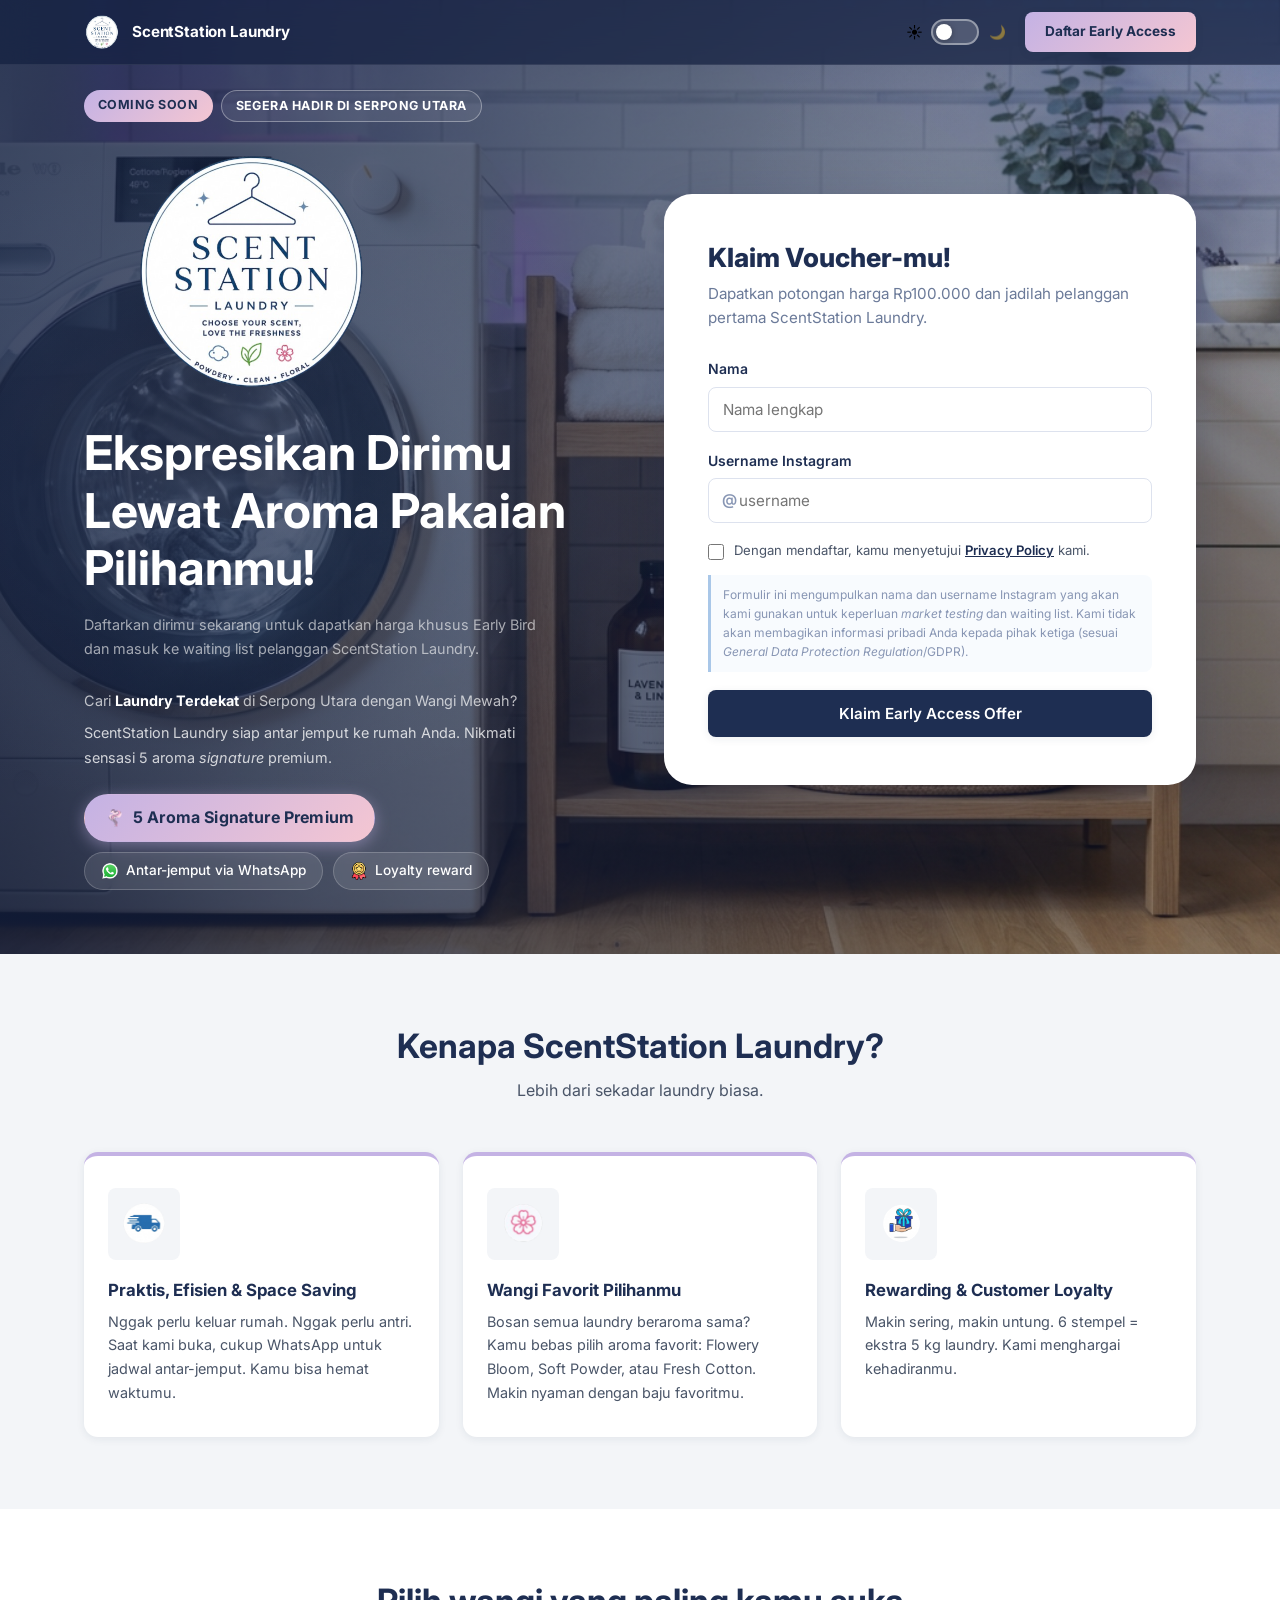
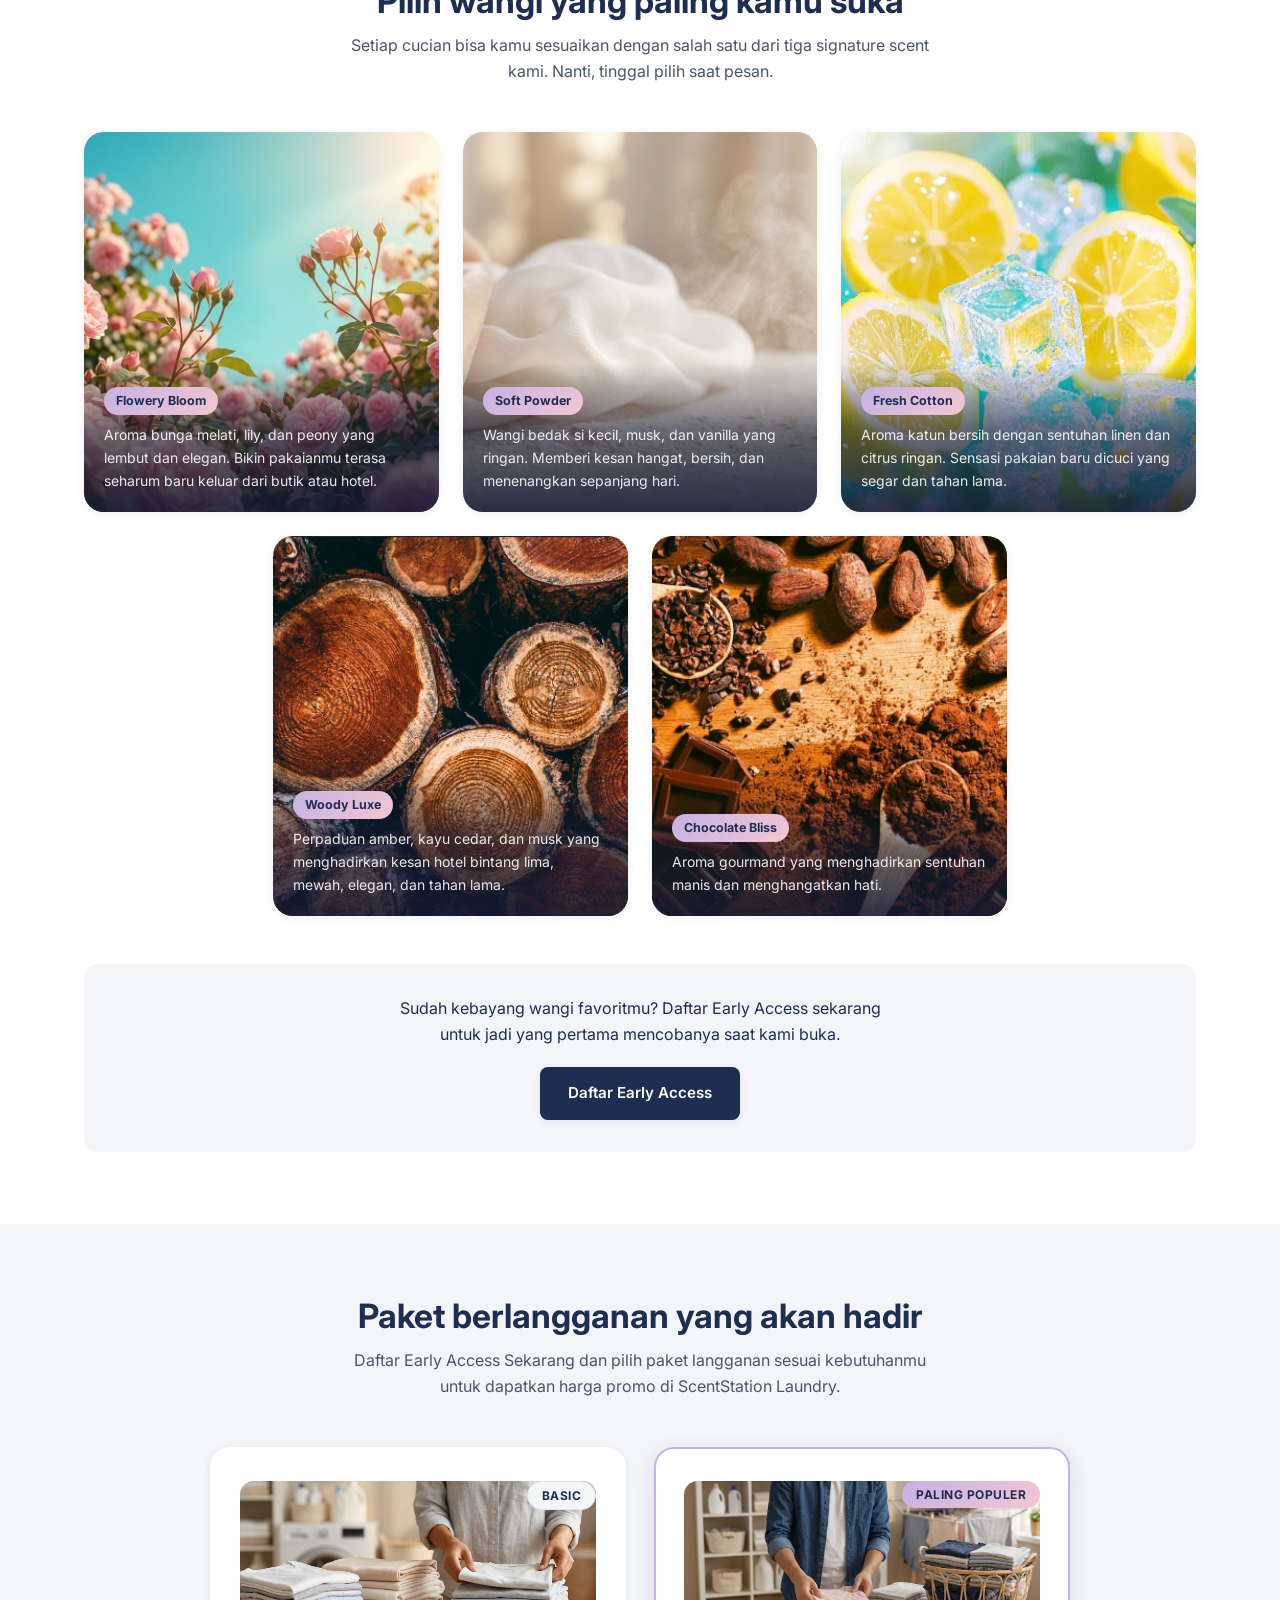
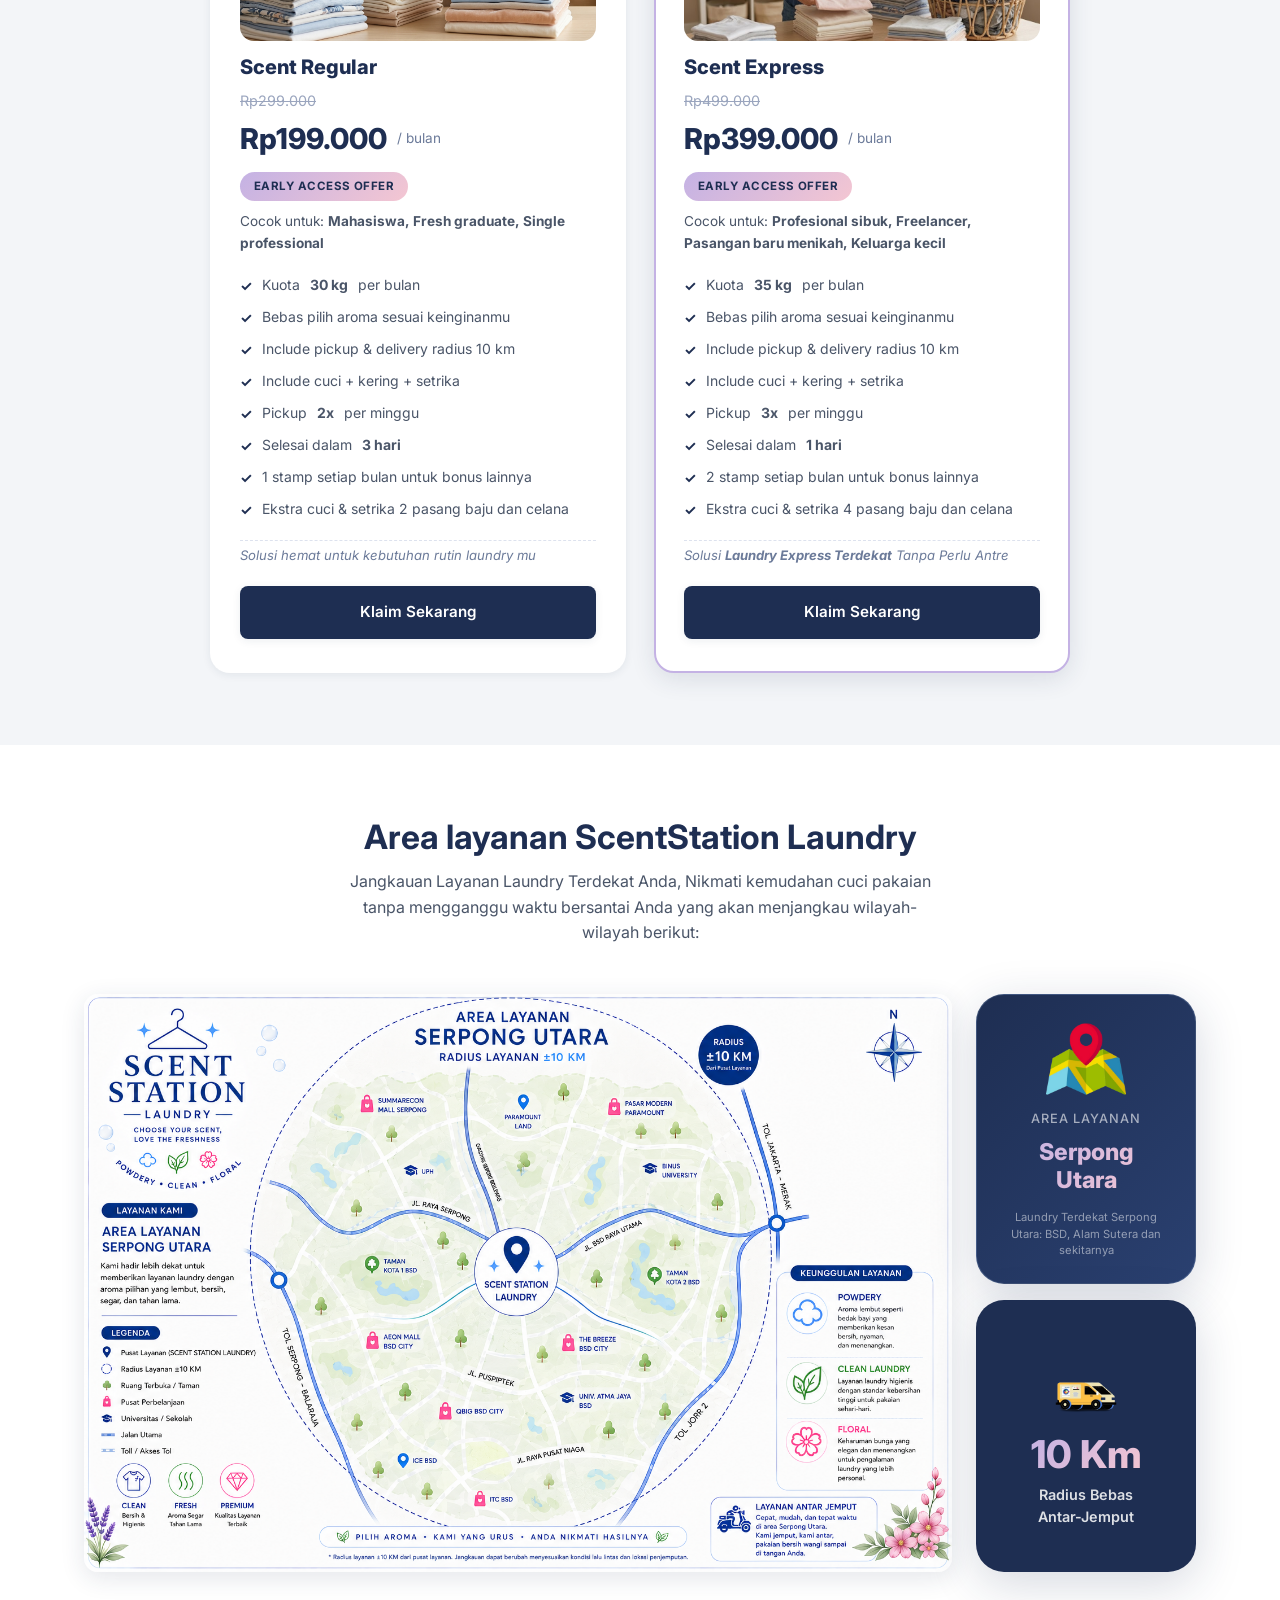
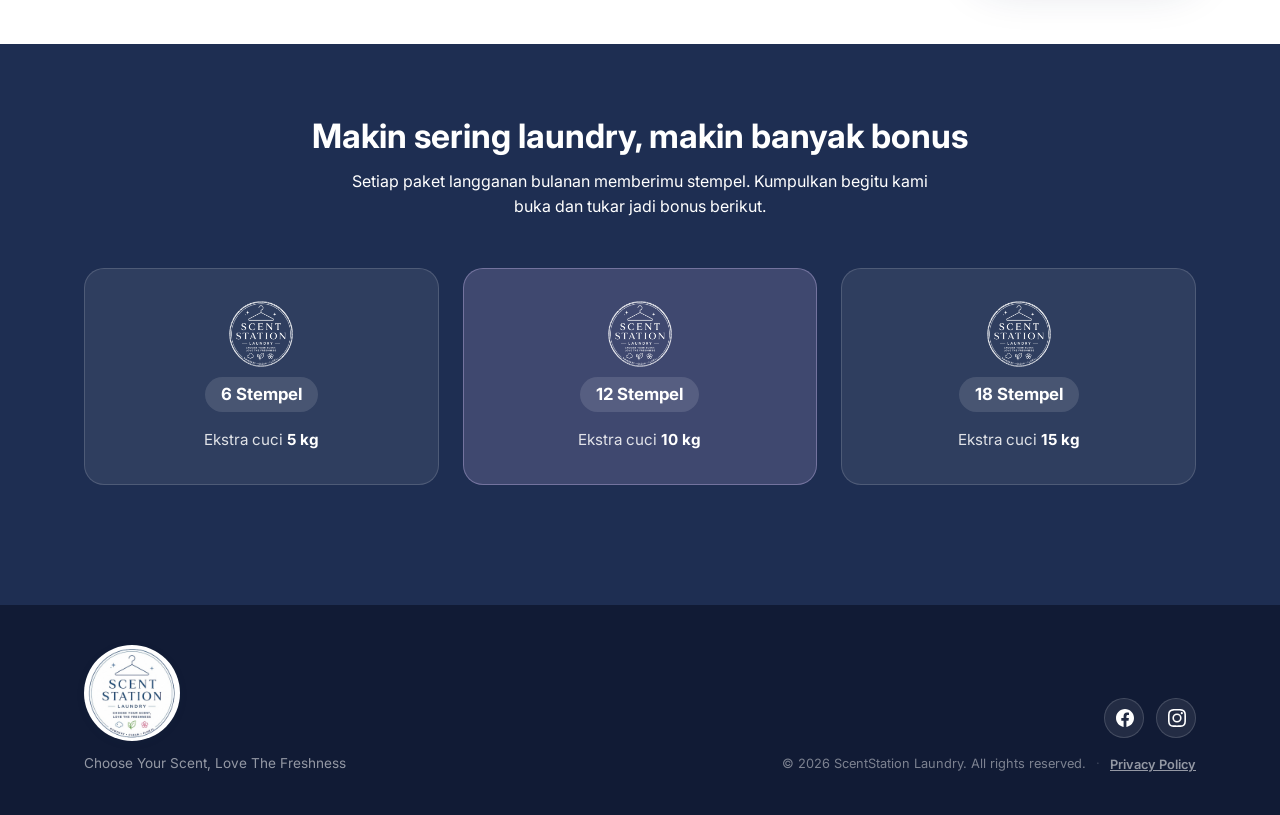
<file: index.html>
<!DOCTYPE html>
<html lang="id">

<head>
  <meta charset="UTF-8" />
  <meta name="viewport" content="width=device-width, initial-scale=1.0" />
  <title>ScentStation Laundry – Coming Soon</title>
  <meta name="description"
    content="ScentStation Laundry – Layanan laundry antar-jemput dengan personalisasi aroma. Segera hadir di Alam Sutera, Gading Serpong, dan BSD." />
  <link rel="icon" type="image/png" href="Assets/Favicon_SSL.png" />

  <meta name="facebook-domain-verification" content="gn1rxhuaco2qdru49aqig0e1wasr72" />

  <!-- Preconnect for fonts -->
  <link rel="preconnect" href="https://fonts.googleapis.com" />
  <link rel="preconnect" href="https://fonts.gstatic.com" crossorigin />

  <!-- Preload hero background image (LCP resource) -->
  <link rel="preload" as="image" href="Assets/hero-bg.jpg" />

  <!-- Load Google Fonts async to avoid render blocking (only weights actually used) -->
  <link rel="preload" as="style"
    href="https://fonts.googleapis.com/css2?family=Inter:wght@400;500;600;700;800&display=swap" />
  <link rel="stylesheet" href="https://fonts.googleapis.com/css2?family=Inter:wght@400;500;600;700;800&display=swap"
    media="print" onload="this.media='all'" />
  <noscript>
    <link rel="stylesheet"
      href="https://fonts.googleapis.com/css2?family=Inter:wght@400;500;600;700;800&display=swap" />
  </noscript>

  <link rel="stylesheet" href="style.css" />

  <!-- Google tag (gtag.js) -->
  <script async src="https://www.googletagmanager.com/gtag/js?id=G-CTFJGKZ987"></script>
  <script>
    window.dataLayer = window.dataLayer || [];
    function gtag(){dataLayer.push(arguments);}
    gtag('js', new Date());
    gtag('config', 'G-CTFJGKZ987');
  </script>

  <!-- Meta Pixel Code -->
  <script>
  !function(f,b,e,v,n,t,s)
  {if(f.fbq)return;n=f.fbq=function(){n.callMethod?
  n.callMethod.apply(n,arguments):n.queue.push(arguments)};
  if(!f._fbq)f._fbq=n;n.push=n;n.loaded=!0;n.version='2.0';
  n.queue=[];t=b.createElement(e);t.async=!0;
  t.src=v;s=b.getElementsByTagName(e)[0];
  s.parentNode.insertBefore(t,s)}(window, document,'script',
  'https://connect.facebook.net/en_US/fbevents.js');
  fbq('init', '988923817155134');
  fbq('track', 'PageView');
  </script>
  <noscript><img height="1" width="1" style="display:none"
  src="https://www.facebook.com/tr?id=988923817155134&ev=PageView&noscript=1"
  /></noscript>
  <!-- End Meta Pixel Code -->

  <!-- Google Tag Manager -->
  <script>(function(w,d,s,l,i){w[l]=w[l]||[];w[l].push({'gtm.start':
  new Date().getTime(),event:'gtm.js'});var f=d.getElementsByTagName(s)[0],
  j=d.createElement(s),dl=l!='dataLayer'?'&l='+l:'';j.async=true;j.src=
  'https://www.googletagmanager.com/gtm.js?id='+i+dl;f.parentNode.insertBefore(j,f);
  })(window,document,'script','dataLayer','GTM-MBFFF9TH');</script>
  <!-- End Google Tag Manager -->
</head>

<body>

  <!-- Google Tag Manager (noscript) -->
  <noscript><iframe src="https://www.googletagmanager.com/ns.html?id=GTM-MBFFF9TH"
  height="0" width="0" style="display:none;visibility:hidden"></iframe></noscript>
  <!-- End Google Tag Manager (noscript) -->

  <!-- =========================================
       NAVBAR
  ========================================== -->
  <nav class="navbar" id="navbar">
    <div class="navbar__inner">
      <a href="#hero" class="navbar__brand">
        <img src="Assets/Logo-SSL.png" alt="ScentStation Laundry" class="navbar__logo" width="72" height="36" />
        <span class="navbar__name">ScentStation Laundry</span>
      </a>
      <div class="navbar__right">
        <button class="theme-toggle" id="themeToggle" aria-label="Toggle dark/light mode" title="Toggle mode">
          <span class="theme-toggle__icon theme-toggle__icon--sun">☀️</span>
          <span class="theme-toggle__track">
            <span class="theme-toggle__thumb"></span>
          </span>
          <span class="theme-toggle__icon theme-toggle__icon--moon">🌙</span>
        </button>
        <a href="#hero" class="btn btn--primary navbar__cta" onclick="scrollToForm(event)">
          Daftar Early Access
        </a>
      </div>
    </div>
  </nav>

  <!-- =========================================
       HERO SECTION
  ========================================== -->
  <section class="hero" id="hero">
    <div class="hero__container">

      <!-- LEFT COLUMN -->
      <div class="hero__left">
        <div class="hero__brand-header">
          <div class="hero__badges">
            <span class="badge badge--coming-soon">Coming Soon</span>
            <span class="badge badge--location">Segera hadir di Serpong Utara</span>
          </div>

          <img src="Assets/Logo-SSL.png" alt="ScentStation Laundry Logo" class="hero__logo" width="280" height="140"
            fetchpriority="high" />
        </div>

        <h1 class="hero__headline">Ekspresikan Dirimu<br />Lewat Aroma Pakaian Pilihanmu!</h1>

        <p class="hero__subheadline hero__subheadline--secondary">
          Daftarkan dirimu sekarang untuk dapatkan harga khusus Early Bird
          dan masuk ke waiting list pelanggan ScentStation&nbsp;Laundry.
        </p>

        <p class="hero__seo-label">Cari <strong>Laundry Terdekat</strong> di Serpong Utara dengan Wangi Mewah?</p>

        <p class="hero__subheadline">
          ScentStation Laundry siap antar jemput ke rumah Anda. Nikmati sensasi 5 aroma <em>signature</em> premium.</p>

        <div class="hero__chips">
          <span class="chip chip--featured">
            <img src="Assets/scent-icon.png" alt="" class="chip__icon" width="18" height="18" />
            5 Aroma Signature Premium
          </span>
          <span class="chip">
            <img src="Assets/WhatsApp-icon.png" alt="" class="chip__icon" width="18" height="18" />
            Antar-jemput via WhatsApp
          </span>
          <span class="chip">
            <img src="Assets/rewardpin-icon.png" alt="" class="chip__icon" width="18" height="18" />
            Loyalty reward
          </span>
        </div>
      </div>

      <!-- RIGHT COLUMN – LEAD FORM -->
      <div class="hero__right">
        <div class="lead-form-card" id="lead-form-card">
          <h2 class="lead-form-card__title">Klaim Voucher-mu!</h2>
          <p class="lead-form-card__subtitle">Dapatkan potongan harga Rp100.000 dan jadilah pelanggan pertama
            ScentStation Laundry.</p>

          <form id="leadForm" novalidate>
            <div class="form-group">
              <label for="nama" class="form-label">Nama</label>
              <input type="text" id="nama" name="nama" class="form-input" placeholder="Nama lengkap" autocomplete="name"
                required />
              <span class="form-error" id="namaError">Nama wajib diisi.</span>
            </div>

            <div class="form-group">
              <label for="instagram" class="form-label">Username Instagram</label>
              <div class="input-instagram-wrap">
                <span class="input-instagram-prefix">@</span>
                <input type="text" id="instagram" name="instagram" class="form-input form-input--instagram"
                  placeholder="username" autocomplete="off" required />
              </div>
              <span class="form-error" id="instagramError">Username Instagram wajib diisi.</span>
            </div>

            <div class="form-checkbox-wrap">
              <input type="checkbox" id="privacyConsent" name="privacyConsent" class="form-checkbox" required />
              <label for="privacyConsent" class="form-checkbox-label">
                Dengan mendaftar, kamu menyetujui
                <button type="button" class="link-btn" id="openPrivacyPolicy">Privacy Policy</button>
                kami.
              </label>
            </div>
            <span class="form-error" id="consentError">Kamu perlu menyetujui Privacy Policy untuk melanjutkan.</span>

            <p class="form-gdpr">
              Formulir ini mengumpulkan nama dan username Instagram yang akan kami gunakan untuk keperluan <em>market testing</em> dan waiting list. Kami tidak akan membagikan informasi pribadi Anda kepada pihak ketiga (sesuai <em>General Data Protection Regulation</em>/GDPR).
            </p>

            <button type="submit" class="btn btn--primary btn--full" id="submitBtn">
              Klaim Early Access Offer
            </button>
          </form>
        </div>
      </div>
    </div>
  </section>

  <!-- =========================================
       SECTION: KENAPA SCENTSTATION
  ========================================== -->
  <section class="section section--light" id="kenapa">
    <div class="container">
      <div class="section-header">
        <h2 class="section-title">Kenapa ScentStation Laundry?</h2>
        <p class="section-sub">Lebih dari sekadar laundry biasa.</p>
      </div>

      <div class="cards-3">
        <!-- Card 1 -->
        <div class="value-card">
          <div class="value-card__icon-wrap">
            <img src="Assets/delivery-icon.png" alt="Pickup & Delivery" class="value-card__icon" width="42" height="42"
              loading="lazy" />
          </div>
          <h3 class="value-card__title">Praktis, Efisien &amp; Space Saving</h3>
          <p class="value-card__body">
            Nggak perlu keluar rumah. Nggak perlu antri. Saat kami buka, cukup WhatsApp untuk jadwal
            antar-jemput. Kamu bisa hemat waktumu.
          </p>
        </div>

        <!-- Card 2 -->
        <div class="value-card">
          <div class="value-card__icon-wrap">
            <img src="Assets/flower-icon.png" alt="Pilih Aroma" class="value-card__icon" width="42" height="42"
              loading="lazy" />
          </div>
          <h3 class="value-card__title">Wangi Favorit Pilihanmu</h3>
          <p class="value-card__body">
            Bosan semua laundry beraroma sama? Kamu bebas pilih aroma favorit: Flowery Bloom,
            Soft Powder, atau Fresh Cotton. Makin nyaman dengan baju favoritmu.
          </p>
        </div>

        <!-- Card 3 -->
        <div class="value-card">
          <div class="value-card__icon-wrap">
            <img src="Assets/reward-icon.png" alt="Loyalty Reward" class="value-card__icon" width="42" height="42"
              loading="lazy" />
          </div>
          <h3 class="value-card__title">Rewarding &amp; Customer Loyalty</h3>
          <p class="value-card__body">
            Makin sering, makin untung. 6 stempel = ekstra 5&nbsp;kg laundry. Kami menghargai kehadiranmu.
          </p>
        </div>
      </div>
    </div>
  </section>

  <!-- =========================================
       SECTION: PILIH AROMA
  ========================================== -->
  <section class="section section--white" id="aroma">
    <div class="container">
      <div class="section-header">
        <h2 class="section-title">Pilih wangi yang paling kamu suka</h2>
        <p class="section-sub">
          Setiap cucian bisa kamu sesuaikan dengan salah satu dari tiga signature scent kami.
          Nanti, tinggal pilih saat pesan.
        </p>
      </div>

      <div class="aroma-grid">
        <!-- Flowery Bloom -->
        <div class="aroma-card aroma-card--floral">
          <div class="aroma-card__visual">
            <img src="Assets/floral-illustration.png" alt="Flowery Bloom" class="aroma-card__img" loading="lazy" />
          </div>
          <div class="aroma-card__content">
            <span class="aroma-badge">Flowery Bloom</span>
            <p class="aroma-card__desc">
              Aroma bunga melati, lily, dan peony yang lembut dan elegan. Bikin pakaianmu terasa
              seharum baru keluar dari butik atau hotel.
            </p>
          </div>
        </div>

        <!-- Soft Powder -->
        <div class="aroma-card aroma-card--powder">
          <div class="aroma-card__visual">
            <img src="Assets/powdery-illustration.png" alt="Soft Powder" class="aroma-card__img" loading="lazy" />
          </div>
          <div class="aroma-card__content">
            <span class="aroma-badge">Soft Powder</span>
            <p class="aroma-card__desc">
              Wangi bedak si kecil, musk, dan vanilla yang ringan. Memberi kesan hangat, bersih, dan
              menenangkan sepanjang hari.
            </p>
          </div>
        </div>

        <!-- Fresh Cotton -->
        <div class="aroma-card aroma-card--cotton">
          <div class="aroma-card__visual">
            <img src="Assets/fresh-illustration.png" alt="Fresh Cotton" class="aroma-card__img" loading="lazy" />
          </div>
          <div class="aroma-card__content">
            <span class="aroma-badge">Fresh Cotton</span>
            <p class="aroma-card__desc">
              Aroma katun bersih dengan sentuhan linen dan citrus ringan. Sensasi pakaian baru
              dicuci yang segar dan tahan lama.
            </p>
          </div>
        </div>

        <!-- Woody Luxe -->
        <div class="aroma-card aroma-card--woody">
          <div class="aroma-card__visual">
            <img src="Assets/Woody.png" alt="Woody Luxe" class="aroma-card__img" loading="lazy" />
          </div>
          <div class="aroma-card__content">
            <span class="aroma-badge">Woody Luxe</span>
            <p class="aroma-card__desc">
              Perpaduan amber, kayu cedar, dan musk yang menghadirkan kesan hotel bintang lima, mewah, elegan, dan tahan lama.
            </p>
          </div>
        </div>

        <!-- Chocolate Bliss -->
        <div class="aroma-card aroma-card--chocolate">
          <div class="aroma-card__visual">
            <img src="Assets/Choco.png" alt="Chocolate Bliss" class="aroma-card__img" loading="lazy" />
          </div>
          <div class="aroma-card__content">
            <span class="aroma-badge">Chocolate Bliss</span>
            <p class="aroma-card__desc">
              Aroma gourmand yang menghadirkan sentuhan manis dan menghangatkan hati.
            </p>
          </div>
        </div>
      </div>

      <div class="aroma-cta">
        <p class="aroma-cta__text">
          Sudah kebayang wangi favoritmu? Daftar Early Access sekarang untuk jadi yang pertama
          mencobanya saat kami buka.
        </p>
        <a href="#hero" class="btn btn--primary aroma-cta__btn">Daftar Early Access</a>
      </div>
    </div>
  </section>

  <!-- =========================================
       SECTION: PAKET LANGGANAN
  ========================================== -->
  <section class="section section--light" id="paket">
    <div class="container">
      <div class="section-header">
        <h2 class="section-title">Paket berlangganan yang akan hadir</h2>
        <p class="section-sub">
          Daftar Early Access Sekarang dan pilih paket langganan sesuai kebutuhanmu
          untuk dapatkan harga promo di ScentStation Laundry.
        </p>
      </div>

      <div class="pricing-grid">

        <!-- SCENT REGULAR -->
        <div class="pricing-card">
          <div class="pricing-card__header">
            <div class="pricing-card__illustration">
              <img src="Assets/paketregular-illustration.png" alt="Scent Regular" loading="lazy" />
            </div>
            <span class="pricing-badge pricing-badge--basic">Basic</span>
            <h3 class="pricing-card__name">Scent Regular</h3>
            <div class="pricing-card__price-block">
              <span class="pricing-card__price-original">Rp299.000</span>
              <div class="pricing-card__price-row">
                <span class="pricing-card__price">Rp199.000</span>
                <span class="pricing-card__period">/ bulan</span>
                <span class="badge badge--early-access">Early Access Offer</span>
              </div>
            </div>
            <p class="pricing-card__fit">
              Cocok untuk: <strong>Mahasiswa, Fresh graduate, Single professional</strong>
            </p>
          </div>

          <ul class="pricing-card__features">
            <li><span class="feat-icon">✓</span> Kuota <strong>30 kg</strong> per bulan</li>
            <li><span class="feat-icon">✓</span> Bebas pilih aroma sesuai keinginanmu</li>
            <li><span class="feat-icon">✓</span> Include pickup &amp; delivery radius 10 km</li>
            <li><span class="feat-icon">✓</span> Include cuci + kering + setrika</li>
            <li><span class="feat-icon">✓</span> Pickup <strong>2x</strong> per minggu</li>
            <li><span class="feat-icon">✓</span> Selesai dalam <strong>3 hari</strong></li>
            <li><span class="feat-icon">✓</span> 1 stamp setiap bulan untuk bonus lainnya</li>
            <li><span class="feat-icon">✓</span> Ekstra cuci &amp; setrika 2 pasang baju dan celana</li>
          </ul>

          <p class="pricing-card__highlight">
            Solusi hemat untuk kebutuhan rutin laundry mu
          </p>

          <a href="#hero" class="btn btn--primary btn--full pricing-btn" onclick="scrollToForm(event)">
            Klaim Sekarang
          </a>
        </div>

        <!-- SCENT EXPRESS -->
        <div class="pricing-card pricing-card--popular">
          <div class="pricing-card__header">
            <div class="pricing-card__illustration">
              <img src="Assets/paketexpress-illustration.png" alt="Scent Express" loading="lazy" />
            </div>
            <span class="pricing-badge pricing-badge--popular">Paling Populer</span>
            <h3 class="pricing-card__name">Scent Express</h3>
            <div class="pricing-card__price-block">
              <span class="pricing-card__price-original">Rp499.000</span>
              <div class="pricing-card__price-row">
                <span class="pricing-card__price">Rp399.000</span>
                <span class="pricing-card__period">/ bulan</span>
                <span class="badge badge--early-access">Early Access Offer</span>
              </div>
            </div>
            <p class="pricing-card__fit">
              Cocok untuk: <strong>Profesional sibuk, Freelancer, Pasangan baru menikah, Keluarga kecil</strong>
            </p>
          </div>

          <ul class="pricing-card__features">
            <li><span class="feat-icon">✓</span> Kuota <strong>35 kg</strong> per bulan</li>
            <li><span class="feat-icon">✓</span> Bebas pilih aroma sesuai keinginanmu</li>
            <li><span class="feat-icon">✓</span> Include pickup &amp; delivery radius 10 km</li>
            <li><span class="feat-icon">✓</span> Include cuci + kering + setrika</li>
            <li><span class="feat-icon">✓</span> Pickup <strong>3x</strong> per minggu</li>
            <li><span class="feat-icon">✓</span> Selesai dalam <strong>1 hari</strong></li>
            <li><span class="feat-icon">✓</span> 2 stamp setiap bulan untuk bonus lainnya</li>
            <li><span class="feat-icon">✓</span> Ekstra cuci &amp; setrika 4 pasang baju dan celana</li>
          </ul>

          <p class="pricing-card__highlight">
            Solusi <strong>Laundry Express Terdekat</strong> Tanpa Perlu Antre
          </p>

          <a href="#hero" class="btn btn--primary btn--full pricing-btn" onclick="scrollToForm(event)">
            Klaim Sekarang
          </a>
        </div>
    </div>
  </section>

  <!-- =========================================
       SECTION: PICKUP & DELIVERY AREA
  ========================================== -->
  <section class="section section--white" id="area">
    <div class="container">
      <div class="section-header">
        <h2 class="section-title">Area layanan ScentStation Laundry</h2>
        <p class="section-sub">
          Jangkauan Layanan Laundry Terdekat Anda, Nikmati kemudahan cuci pakaian tanpa mengganggu waktu bersantai Anda yang akan menjangkau wilayah-wilayah berikut:
        </p>
      </div>

      <div class="area-content">
        <div class="area-map">
          <img src="Assets/New_Map_SSL.png" alt="Peta area layanan ScentStation Laundry" class="area-map__img"
            loading="lazy" />
        </div>
        <div class="area-chips-wrap">
          <div class="area-radius-card area-radius-card--area">
            <img src="Assets/coverage.png" alt="Lokasi" class="area-radius-card__icon area-radius-card__icon--colored"
              width="40" height="40" loading="lazy" />
            <p class="area-radius-card__area-title">Area Layanan</p>
            <p class="area-radius-card__number area-radius-card__number--sm">Serpong Utara</p>
            <p class="area-radius-card__coverage-note">Laundry Terdekat Serpong Utara: BSD, Alam Sutera dan sekitarnya</p>
          </div>
          <div class="area-radius-card">
            <img src="Assets/delivery.png" alt="Delivery" class="area-radius-card__icon area-radius-card__icon--colored"
              width="40" height="40" loading="lazy" />
            <p class="area-radius-card__number">10 Km</p>
            <p class="area-radius-card__label">Radius Bebas<br />Antar-Jemput</p>
          </div>
        </div>
      </div>
    </div>
  </section>

  <!-- =========================================
       SECTION: CUSTOMER REWARD
  ========================================== -->
  <section class="section section--navy" id="reward">
    <div class="container">
      <div class="section-header section-header--light">
        <h2 class="section-title">Makin sering laundry, makin banyak bonus</h2>
        <p class="section-sub">
          Setiap paket langganan bulanan memberimu stempel. Kumpulkan begitu kami buka dan tukar
          jadi bonus berikut.
        </p>
      </div>

      <div class="reward-grid">
        <div class="reward-card">
          <div class="reward-card__stamps">
            <img src="Assets/StampPutih_SSL.png" alt="Stamp" class="reward-stamp-img" width="64" height="64"
              loading="lazy" />
            <span class="reward-card__count">6 Stempel</span>
          </div>
          <p class="reward-card__bonus">Ekstra cuci <strong>5 kg</strong></p>
        </div>

        <div class="reward-card reward-card--mid">
          <div class="reward-card__stamps">
            <img src="Assets/StampPutih_SSL.png" alt="Stamp" class="reward-stamp-img" width="64" height="64"
              loading="lazy" />
            <span class="reward-card__count">12 Stempel</span>
          </div>
          <p class="reward-card__bonus">Ekstra cuci <strong>10 kg</strong></p>
        </div>

        <div class="reward-card">
          <div class="reward-card__stamps">
            <img src="Assets/StampPutih_SSL.png" alt="Stamp" class="reward-stamp-img" width="64" height="64"
              loading="lazy" />
            <span class="reward-card__count">18 Stempel</span>
          </div>
          <p class="reward-card__bonus">Ekstra cuci <strong>15 kg</strong></p>
        </div>
      </div>

    </div>
  </section>

  <!-- =========================================
       FOOTER
  ========================================== -->
  <footer class="footer">
    <div class="container footer__inner">
      <div class="footer__brand">
        <div class="footer__logo-wrap">
          <img src="Assets/Logo-SSL.png" alt="ScentStation Laundry" class="footer__logo" width="88" height="44"
            loading="lazy" />
        </div>
        <p class="footer__tagline">Choose Your Scent, Love The Freshness</p>
      </div>
      <div class="footer__right">
        <div class="footer__socials">
          <a href="https://web.facebook.com/ScentStationlaundry" target="_blank" rel="noopener noreferrer" class="social-btn social-btn--facebook" aria-label="Facebook">
            <span class="social-btn__icon">
              <svg class="social-svg" viewBox="0 0 24 24" width="18" height="18">
                <path fill="currentColor" d="M24 12.073c0-6.627-5.373-12-12-12s-12 5.373-12 12c0 5.99 4.388 10.954 10.125 11.854v-8.385H7.078v-3.47h3.047V9.43c0-3.007 1.792-4.669 4.533-4.669 1.312 0 2.686.235 2.686.235v2.953H15.83c-1.491 0-1.956.925-1.956 1.874v2.25h3.328l-.532 3.47h-2.796v8.385C19.612 23.027 24 18.062 24 12.073z"/>
              </svg>
            </span>
            <span class="social-btn__text">Facebook</span>
          </a>
          <a href="https://www.instagram.com/scentstation.laundry" target="_blank" rel="noopener noreferrer" class="social-btn social-btn--instagram" aria-label="Instagram">
            <span class="social-btn__icon">
              <svg class="social-svg" viewBox="0 0 24 24" width="18" height="18">
                <path fill="currentColor" d="M12 2.163c3.204 0 3.584.012 4.85.07 3.252.148 4.771 1.691 4.919 4.919.058 1.265.069 1.645.069 4.849 0 3.205-.012 3.584-.069 4.849-.149 3.225-1.664 4.771-4.919 4.919-1.266.058-1.644.07-4.85.07-3.204 0-3.584-.012-4.849-.07-3.26-.149-4.771-1.699-4.919-4.92-.058-1.265-.07-1.644-.07-4.849 0-3.204.013-3.583.07-4.849.149-3.227 1.664-4.771 4.919-4.919 1.266-.057 1.645-.069 4.849-.069zM12 0C8.741 0 8.333.014 7.053.072 2.695.272.273 2.69.073 7.051.014 8.333 0 8.741 0 12c0 3.259.014 3.668.072 4.948.2 4.358 2.618 6.78 6.98 6.98 1.281.058 1.689.072 4.948.072 3.259 0 3.668-.014 4.948-.072 4.354-.2 6.782-2.618 6.979-6.98.059-1.28.073-1.689.073-4.948 0-3.259-.014-3.667-.072-4.947-.196-4.354-2.617-6.78-6.979-6.98C15.668.014 15.259 0 12 0zm0 5.838a6.162 6.162 0 1 0 0 12.324 6.162 6.162 0 0 0 0-12.324zM12 16a4 4 0 1 1 0-8 4 4 0 0 1 0 8zm6.406-11.845a1.44 1.44 0 1 0 0 2.881 1.44 1.44 0 0 0 0-2.881z"/>
              </svg>
            </span>
            <span class="social-btn__text">Instagram</span>
          </a>
        </div>
        <div class="footer__copy">
          <span>&copy; 2026 ScentStation Laundry. All rights reserved.</span>
          <span class="footer__divider">&middot;</span>
          <button type="button" class="link-btn" id="openPrivacyFooter">Privacy Policy</button>
        </div>
      </div>
    </div>
  </footer>

  <!-- =========================================
       THANK YOU POP-UP
  ========================================== -->
  <div class="overlay" id="thankyouOverlay" role="dialog" aria-modal="true" aria-labelledby="thankyouTitle" hidden>
    <div class="popup popup--thankyou">
      <button class="popup__close" id="closeThankyou" aria-label="Tutup">&#x2715;</button>
      <img src="Assets/voucherbox-icon.png" alt="Voucher ScentStation Laundry" class="popup__voucher-img" />
      <h2 class="popup__title" id="thankyouTitle">Kamu sudah masuk daftar!</h2>
      <p class="popup__body" id="thankyouBody">
        Terima kasih sudah gabung Waiting List ScentStation Laundry,
        <strong id="thankyouName"></strong>.
        Kami akan DM kamu di Instagram begitu kami resmi buka. Sampai jumpa!
      </p>
      <button class="btn btn--primary" id="closeThankyouBtn">Tutup</button>
    </div>
  </div>

  <!-- =========================================
       PRIVACY POLICY POP-UP
  ========================================== -->
  <div class="overlay" id="privacyOverlay" role="dialog" aria-modal="true" aria-labelledby="privacyTitle" hidden>
    <div class="popup popup--privacy">
      <button class="popup__close" id="closePrivacy" aria-label="Tutup">&#x2715;</button>
      <h2 class="popup__title" id="privacyTitle">Privacy Policy</h2>
      <div class="privacy-content" id="privacyContent">
        <p class="privacy-effective"><strong>Berlaku sejak:</strong> <span id="privacyDate"></span></p>

        <h3>1. Siapa Kami</h3>
        <p>ScentStation Laundry adalah layanan laundry antar-jemput dengan personalisasi aroma yang sedang bersiap
          beroperasi di wilayah Alam Sutera, Gading Serpong, dan BSD. Saat ini kami berada pada tahap pra-launching.
          Kami berkomitmen untuk melindungi privasi dan data pribadi calon pelanggan kami sesuai dengan ketentuan
          peraturan perundang-undangan yang berlaku.</p>

        <h3>2. Data yang Kami Kumpulkan</h3>
        <p>Melalui formulir pendaftaran waitlist pra-launching ini, kami mengumpulkan:</p>
        <ul>
          <li><strong>Nama</strong>: untuk mengidentifikasi dan menyapa kamu secara personal.</li>
          <li><strong>Username Instagram</strong>: sebagai saluran komunikasi utama terkait informasi peluncuran
            layanan.</li>
        </ul>
        <p>Kami tidak mengumpulkan nomor telepon, alamat email, alamat fisik, atau data keuangan pada tahap ini.</p>

        <h3>3. Tujuan Penggunaan Data</h3>
        <p>Data yang kamu berikan digunakan semata-mata untuk:</p>
        <ul>
          <li>Mengirimkan informasi peluncuran resmi ScentStation Laundry kepadamu.</li>
          <li>Menghubungi kamu terkait penawaran early bird bagi pendaftar awal.</li>
          <li>Memasukkan namamu ke dalam waiting list pelanggan pertama ScentStation Laundry.</li>
        </ul>

        <h3>4. Penyimpanan Data</h3>
        <p>Data kamu disimpan secara aman dan hanya dapat diakses oleh tim internal ScentStation Laundry. Kami tidak
          menyimpan data di server pihak ketiga yang tidak terpercaya.</p>

        <h3>5. Tidak Ada Pembagian Data ke Pihak Ketiga</h3>
        <p>ScentStation Laundry <strong>tidak menjual, menyewakan, atau membagikan</strong> data pribadimu kepada pihak
          ketiga mana pun — termasuk pengiklan, mitra bisnis, atau platform lain — tanpa persetujuan eksplisit darimu.
        </p>

        <h3>6. Hak Kamu atas Data Pribadi</h3>
        <p>Kamu berhak untuk:</p>
        <ul>
          <li>Meminta akses ke data pribadi yang telah kamu berikan.</li>
          <li>Meminta penghapusan datamu dari sistem kami kapan saja.</li>
          <li>Menarik persetujuan dan berhenti menerima komunikasi dari kami.</li>
        </ul>
        <p>Untuk menggunakan hak-hak tersebut, hubungi kami melalui Instagram <strong>@scentstation.laundry</strong>.
        </p>

        <h3>7. Keamanan Data</h3>
        <p>Kami menerapkan langkah-langkah keamanan yang wajar untuk melindungi data pribadimu dari akses tidak sah,
          perubahan, pengungkapan, atau penghancuran.</p>

        <h3>8. Perubahan Kebijakan</h3>
        <p>ScentStation Laundry dapat memperbarui Privacy Policy ini sewaktu-waktu. Perubahan signifikan akan
          diinformasikan melalui Instagram kami. Tanggal pembaruan akan selalu tercantum di bagian atas dokumen ini.</p>

        <h3>9. Hubungi Kami</h3>
        <p>Jika kamu memiliki pertanyaan tentang Privacy Policy ini, silakan hubungi kami melalui:<br />
          Instagram: <strong>@scentstation.laundry</strong></p>
      </div>
      <button class="btn btn--primary popup__close-btn" id="closePrivacyBtn">Mengerti</button>
    </div>
  </div>

  <button class="klaim-voucher" id="klaimVoucher" aria-label="Klaim Voucher" title="Klaim Voucher">
    <img src="Assets/icon-gift.png" alt="Klaim Voucher" class="klaim-voucher__icon" width="60" height="60" />
  </button>

  <script src="script.js" defer></script>
</body>

</html>
</file>
<file: style.css>
/* =============================================
   SCENTSTATION LAUNDRY – STYLESHEET
   ============================================= */

/* ── 1. RESET & BASE ─────────────────────────── */
*,
*::before,
*::after {
  box-sizing: border-box;
  margin: 0;
  padding: 0;
}

html {
  scroll-behavior: smooth;
  font-size: 16px;
}

body {
  font-family: 'Inter', sans-serif;
  background-color: #FFFFFF;
  color: #1E2E52;
  line-height: 1.6;
  -webkit-font-smoothing: antialiased;
}

img {
  max-width: 100%;
  height: auto;
  display: block;
}

a {
  text-decoration: none;
  color: inherit;
}

ul {
  list-style: none;
}

button {
  cursor: pointer;
  font-family: inherit;
  border: none;
  background: none;
}

/* ── 2. DESIGN TOKENS ────────────────────────── */
:root {
  --navy: #1E2E52;
  --soft-blue: #A9C7E8;
  --lavender: #C4B2E4;
  --soft-pink: #F4C6D2;
  --white: #FFFFFF;
  --light-gray: #F3F5F8;
  --accent-grad: linear-gradient(135deg, #C4B2E4 0%, #F4C6D2 100%);
  --shadow-sm: 0 2px 8px rgba(30, 46, 82, .08);
  --shadow-md: 0 6px 24px rgba(30, 46, 82, .12);
  --shadow-lg: 0 12px 48px rgba(30, 46, 82, .18);
  --radius-sm: 8px;
  --radius-md: 14px;
  --radius-lg: 20px;
  --radius-xl: 28px;
  --transition: .22s ease;

  /* light mode surface tokens */
  --bg-page: #FFFFFF;
  --bg-light: #F3F5F8;
  --text-primary: #1E2E52;
  --text-secondary: #4a5568;
  --text-muted: #6b7a99;
  --border-color: #dde2ee;
  --card-bg: #FFFFFF;
  --card-shadow: 0 2px 8px rgba(30, 46, 82, .08);
}

/* dark mode overrides */
body.dark-mode {
  --bg-page: #0f172a;
  --bg-light: #1e293b;
  --text-primary: #e2e8f0;
  --text-secondary: #94a3b8;
  --text-muted: #64748b;
  --border-color: #334155;
  --card-bg: #1e293b;
  --card-shadow: 0 2px 8px rgba(0, 0, 0, .3);
}

/* ── 3. TYPOGRAPHY ───────────────────────────── */
h1,
h2,
h3,
h4 {
  line-height: 1.2;
  font-weight: 700;
  color: var(--navy);
}

h1 {
  font-size: clamp(2rem, 4.5vw, 3rem);
}

h2 {
  font-size: clamp(1.5rem, 3vw, 2.1rem);
}

h3 {
  font-size: clamp(1rem, 2vw, 1.2rem);
}

/* ── 4. LAYOUT HELPERS ───────────────────────── */
.container {
  width: 100%;
  max-width: 1160px;
  margin: 0 auto;
  padding: 0 24px;
}

.section {
  padding: 72px 0;
}

.section--white {
  background: var(--white);
}

.section--light {
  background: var(--light-gray);
}

.section--navy {
  background: var(--navy);
}

.section-header {
  text-align: center;
  margin-bottom: 48px;
}

.section-header--light .section-title,
.section-header--light .section-sub {
  color: var(--white);
}

.section-title {
  margin-bottom: 12px;
}

.section-sub {
  font-size: 1rem;
  color: #4a5568;
  max-width: 600px;
  margin: 0 auto;
}

/* ── 5. BUTTONS ──────────────────────────────── */
.btn {
  display: inline-block;
  padding: 14px 28px;
  border-radius: var(--radius-sm);
  font-size: .95rem;
  font-weight: 600;
  text-align: center;
  transition: filter var(--transition), transform var(--transition), box-shadow var(--transition);
  white-space: nowrap;
}

.btn:hover {
  filter: brightness(1.06);
  transform: translateY(-1px);
}

.btn:active {
  transform: translateY(0);
}

.btn--primary {
  background: var(--navy);
  color: var(--white);
  box-shadow: var(--shadow-sm);
}

.btn--primary:hover {
  box-shadow: var(--shadow-md);
}

.btn--outline {
  background: transparent;
  color: var(--navy);
  border: 2px solid var(--navy);
}

.btn--outline:hover {
  background: var(--navy);
  color: var(--white);
}

.btn--accent {
  background: var(--accent-grad);
  color: var(--navy);
  font-weight: 700;
}

.btn--full {
  width: 100%;
  display: block;
}

.link-btn {
  background: none;
  border: none;
  color: var(--navy);
  font-weight: 600;
  text-decoration: underline;
  cursor: pointer;
  font-size: inherit;
  padding: 0;
}

/* ── 6. BADGES ───────────────────────────────── */
.badge {
  display: inline-block;
  padding: 5px 14px;
  border-radius: 999px;
  font-size: .78rem;
  font-weight: 700;
  letter-spacing: .04em;
  text-transform: uppercase;
}

.badge--coming-soon {
  background: var(--accent-grad);
  color: var(--navy);
}

.badge--location {
  background: rgba(169, 199, 232, .25);
  color: var(--navy);
  border: 1px solid var(--soft-blue);
}

.badge--early-access {
  background: var(--accent-grad);
  color: var(--navy);
  font-size: .72rem;
  margin-top: 4px;
}

/* ── DARK MODE TOKENS ────────────────────────── */
body {
  transition: background-color .3s ease, color .3s ease;
}

body.dark-mode {
  background-color: #0f172a;
  color: #e2e8f0;
}

body.dark-mode .section--white {
  background: #0f172a;
}

body.dark-mode .section--light {
  background: #1e293b;
}

body.dark-mode h1,
body.dark-mode h2,
body.dark-mode h3,
body.dark-mode h4 {
  color: #e2e8f0;
}

body.dark-mode .section-sub {
  color: #94a3b8;
}

body.dark-mode .value-card {
  background: #1e293b;
  box-shadow: 0 2px 8px rgba(0, 0, 0, .3);
}

body.dark-mode .value-card__title {
  color: #e2e8f0;
}

body.dark-mode .value-card__body {
  color: #94a3b8;
}

body.dark-mode .value-card__icon-wrap {
  background: #0f172a;
}

body.dark-mode .lead-form-card {
  background: #1e293b;
}

body.dark-mode .lead-form-card__title {
  color: #e2e8f0;
}

body.dark-mode .lead-form-card__subtitle {
  color: #64748b;
}

body.dark-mode .form-label {
  color: #e2e8f0;
}

body.dark-mode .form-input {
  background: #0f172a;
  color: #e2e8f0;
  border-color: #334155;
}

body.dark-mode .form-checkbox-label {
  color: #94a3b8;
}

body.dark-mode .form-checkbox-label .link-btn {
  color: #e2e8f0;
}

body.dark-mode .pricing-card {
  background: #1e293b;
  box-shadow: 0 2px 8px rgba(0, 0, 0, .3);
}

body.dark-mode .pricing-card__name {
  color: #e2e8f0;
}

body.dark-mode .pricing-card__price {
  color: #e2e8f0;
}

body.dark-mode .pricing-card__period {
  color: #64748b;
}

body.dark-mode .pricing-card__fit {
  color: #94a3b8;
}

body.dark-mode .pricing-card__features li {
  color: #94a3b8;
}

body.dark-mode .pricing-card__highlight {
  color: #64748b;
  border-top-color: #334155;
}

body.dark-mode .pricing-badge--basic {
  background: #0f172a;
  color: #e2e8f0;
  border-color: #334155;
}

body.dark-mode .aroma-cta {
  background: #1e293b;
}

body.dark-mode .aroma-cta__text {
  color: #e2e8f0;
}

body.dark-mode .popup {
  background: #1e293b;
}

body.dark-mode .popup__title {
  color: #e2e8f0;
}

body.dark-mode .popup__body {
  color: #94a3b8;
}

body.dark-mode .privacy-content {
  color: #94a3b8;
}

body.dark-mode .privacy-content h3 {
  color: #e2e8f0;
}

/* ── THEME TOGGLE SLIDER ─────────────────────── */
.navbar__right {
  display: flex;
  align-items: center;
  gap: 16px;
}

.theme-toggle {
  display: flex;
  align-items: center;
  gap: 8px;
  background: none;
  border: none;
  cursor: pointer;
  padding: 4px 2px;
  border-radius: 999px;
  outline: none;
}

.theme-toggle:focus-visible {
  box-shadow: 0 0 0 3px rgba(196, 178, 228, .5);
  border-radius: 999px;
}

.theme-toggle__icon {
  font-size: 1rem;
  line-height: 1;
  user-select: none;
  transition: opacity .3s ease, transform .3s ease;
}

/* sun visible in light, faded in dark */
.theme-toggle__icon--sun {
  opacity: 1;
  transform: scale(1);
}

.theme-toggle__icon--moon {
  opacity: .45;
  transform: scale(.85);
}

body.dark-mode .theme-toggle__icon--sun {
  opacity: .45;
  transform: scale(.85);
}

body.dark-mode .theme-toggle__icon--moon {
  opacity: 1;
  transform: scale(1);
}

.theme-toggle__track {
  width: 48px;
  height: 26px;
  background: rgba(255, 255, 255, .18);
  border: 2px solid rgba(255, 255, 255, .4);
  border-radius: 999px;
  position: relative;
  transition: background .35s ease, border-color .35s ease;
  flex-shrink: 0;
}

.theme-toggle__thumb {
  position: absolute;
  top: 3px;
  left: 3px;
  width: 16px;
  height: 16px;
  border-radius: 50%;
  background: #ffffff;
  box-shadow: 0 1px 6px rgba(0, 0, 0, .3);
  transition: transform .35s cubic-bezier(.4, 0, .2, 1), background .35s ease;
}

/* dark mode — track fills with accent, thumb slides right */
body.dark-mode .theme-toggle__track {
  background: var(--lavender);
  border-color: var(--lavender);
}

body.dark-mode .theme-toggle__thumb {
  transform: translateX(22px);
  background: var(--navy);
}

/* ── 7. NAVBAR ───────────────────────────────── */
.navbar {
  position: fixed;
  top: 0;
  left: 0;
  right: 0;
  z-index: 500;
  background: rgba(20, 32, 64, 0.72);
  backdrop-filter: blur(14px);
  -webkit-backdrop-filter: blur(14px);
  border-bottom: 1px solid rgba(255, 255, 255, .08);
  transition: background var(--transition), box-shadow var(--transition);
}

.navbar.scrolled {
  background: rgba(20, 32, 64, 0.97);
  box-shadow: 0 2px 20px rgba(0, 0, 0, .25);
}

.navbar__inner {
  max-width: 1160px;
  margin: 0 auto;
  padding: 0 24px;
  height: 64px;
  display: flex;
  align-items: center;
  justify-content: space-between;
}

.navbar__brand {
  display: flex;
  align-items: center;
  gap: 12px;
  text-decoration: none;
}

.navbar__logo {
  height: 36px;
  width: auto;
  display: block;
  flex-shrink: 0;
}

.navbar__name {
  font-size: .95rem;
  font-weight: 700;
  color: var(--white);
  white-space: nowrap;
  letter-spacing: -.01em;
}

.navbar__cta {
  padding: 9px 20px;
  font-size: .85rem;
  background: var(--accent-grad);
  color: var(--navy);
  font-weight: 700;
  border-radius: var(--radius-sm);
  white-space: nowrap;
}

.navbar__cta:hover {
  filter: brightness(1.06);
  transform: translateY(-1px);
}

/* offset hero so content isn't hidden under navbar */
/* ── 8. HERO ─────────────────────────────────── */
.hero {
  background:
    linear-gradient(to right, rgba(20, 32, 64, .82) 0%, rgba(20, 32, 64, .60) 55%, rgba(20, 32, 64, .30) 100%),
    url('Assets/hero-bg.jpg') center center / cover no-repeat;
  min-height: 100vh;
  display: flex;
  align-items: flex-start;
  padding: 90px 0 64px;
  position: relative;
  overflow: hidden;
}

.hero::before {
  content: '';
  position: absolute;
  inset: 0;
  background: radial-gradient(ellipse 60% 50% at 15% 50%, rgba(169, 199, 232, .08) 0%, transparent 70%),
    radial-gradient(ellipse 40% 40% at 85% 20%, rgba(196, 178, 228, .06) 0%, transparent 70%);
  pointer-events: none;
}

.hero__container {
  width: 100%;
  max-width: 1160px;
  margin: 0 auto;
  padding: 0 24px;
  display: grid;
  grid-template-columns: 1fr 1fr;
  gap: 48px;
  align-items: flex-start;
  position: relative;
  z-index: 1;
}

.hero__left {
  color: var(--white);
  display: flex;
  flex-direction: column;
  align-items: flex-start;
}

.hero__brand-header {
  display: flex;
  flex-direction: column;
  align-items: flex-start;
  width: 100%;
}

.hero__badges {
  display: flex;
  flex-wrap: wrap;
  gap: 8px;
  margin-bottom: 24px;
}

.hero__badges .badge--location {
  color: var(--white);
  border-color: rgba(255, 255, 255, .35);
  background: rgba(255, 255, 255, .08);
}

/* form turun sejajar dengan logo — badges height ~80px + margin 24px */
.hero__right {
  padding-top: 104px;
}

.hero__logo {
  height: 250px;
  width: auto;
  margin-bottom: 28px;
  display: block;
  align-self: flex-start;
  margin-left: 8%;
}

.hero__headline {
  font-size: clamp(2rem, 4vw, 3rem);
  color: var(--white);
  margin-bottom: 16px;
}

.hero__subheadline {
  font-size: .9rem;
  color: rgba(255, 255, 255, .78);
  max-width: 460px;
  margin-bottom: 24px;
  line-height: 1.7;
}

.hero__subheadline--secondary {
  font-size: .9rem;
  color: rgba(255, 255, 255, .6);
  margin-bottom: 28px;
}

.hero__seo-label {
  font-size: .9rem;
  color: rgba(255, 255, 255, .7);
  margin-bottom: 10px;
  font-weight: 400;
  line-height: 1.5;
}

.hero__seo-label strong {
  color: var(--white);
  font-weight: 700;
}

.hero__chips {
  display: flex;
  flex-wrap: wrap;
  gap: 10px;
}

.chip {
  display: inline-flex;
  align-items: center;
  gap: 7px;
  background: rgba(255, 255, 255, .1);
  border: 1px solid rgba(255, 255, 255, .2);
  color: var(--white);
  border-radius: 999px;
  padding: 7px 16px;
  font-size: .85rem;
  font-weight: 500;
  backdrop-filter: blur(4px);
}

.chip__icon {
  width: 18px;
  height: 18px;
  object-fit: contain;
}

/* Featured chip — stand out variant */
.chip--featured {
  background: var(--accent-grad);
  border-color: transparent;
  color: var(--navy);
  font-size: 1rem;
  font-weight: 700;
  padding: 10px 20px;
  gap: 8px;
  box-shadow: 0 4px 16px rgba(196, 178, 228, .45);
  letter-spacing: .01em;
}

.chip--featured .chip__icon {
  width: 20px;
  height: 20px;
  filter: none; /* icon tetap natural karena background terang */
}

/* ── 8. LEAD FORM CARD ───────────────────────── */
.lead-form-card {
  background: var(--white);
  border-radius: var(--radius-xl);
  padding: 48px 44px;
  box-shadow: var(--shadow-lg);
}

.lead-form-card__title {
  font-size: 1.65rem;
  font-weight: 800;
  color: var(--navy);
  margin-bottom: 8px;
}

.lead-form-card__subtitle {
  font-size: .95rem;
  color: #6b7a99;
  margin-bottom: 28px;
}

.form-group {
  margin-bottom: 18px;
}

.form-label {
  display: block;
  font-size: .875rem;
  font-weight: 600;
  color: var(--navy);
  margin-bottom: 6px;
}

.form-input {
  width: 100%;
  padding: 12px 14px;
  border: 1.5px solid #dde2ee;
  border-radius: var(--radius-sm);
  font-size: .95rem;
  font-family: inherit;
  color: var(--navy);
  background: var(--white);
  transition: border-color var(--transition), box-shadow var(--transition);
  outline: none;
}

.form-input:focus {
  border-color: var(--soft-blue);
  box-shadow: 0 0 0 3px rgba(169, 199, 232, .3);
}

.form-input.is-error {
  border-color: #e53e3e;
}

.form-input.is-error:focus {
  box-shadow: 0 0 0 3px rgba(229, 62, 62, .2);
}

.input-instagram-wrap {
  position: relative;
  display: flex;
  align-items: center;
}

.input-instagram-prefix {
  position: absolute;
  left: 14px;
  font-size: .95rem;
  font-weight: 600;
  color: #8896b4;
  pointer-events: none;
  user-select: none;
}

.form-input--instagram {
  padding-left: 30px;
}

.form-error {
  display: none;
  font-size: .78rem;
  color: #e53e3e;
  margin-top: 4px;
}

.form-error.visible {
  display: block;
}

.form-checkbox-wrap {
  display: flex;
  align-items: flex-start;
  gap: 10px;
  margin-bottom: 4px;
}

.form-checkbox {
  margin-top: 3px;
  width: 16px;
  height: 16px;
  accent-color: var(--navy);
  flex-shrink: 0;
  cursor: pointer;
}

.form-checkbox-label {
  font-size: .82rem;
  color: #4a5568;
  line-height: 1.5;
}

.form-checkbox-label .link-btn {
  font-size: .82rem;
  color: var(--navy);
}

#submitBtn {
  margin-top: 18px;
}

.form-gdpr {
  font-size: .75rem;
  color: #8896b4;
  line-height: 1.6;
  margin-top: 14px;
  padding: 10px 12px;
  background: rgba(169, 199, 232, .08);
  border-left: 3px solid var(--soft-blue);
  border-radius: 0 var(--radius-sm) var(--radius-sm) 0;
}

/* ── 9. VALUE CARDS ──────────────────────────── */
.cards-3 {
  display: grid;
  grid-template-columns: repeat(3, 1fr);
  gap: 24px;
}

.value-card {
  background: var(--white);
  border-radius: var(--radius-md);
  padding: 32px 24px;
  box-shadow: var(--shadow-sm);
  transition: box-shadow var(--transition), transform var(--transition);
  border-top: 4px solid var(--lavender);
}

.value-card:hover {
  box-shadow: var(--shadow-md);
  transform: translateY(-4px);
}

.value-card__icon-wrap {
  width: 72px;
  height: 72px;
  border-radius: var(--radius-sm);
  background: var(--light-gray);
  display: flex;
  align-items: center;
  justify-content: center;
  margin-bottom: 20px;
}

.value-card__icon {
  width: 42px;
  height: 42px;
  object-fit: contain;
}

.value-card__title {
  font-size: 1.05rem;
  margin-bottom: 10px;
}

.value-card__body {
  font-size: .9rem;
  color: #4a5568;
  line-height: 1.65;
}

/* ── 10. AROMA SECTION ───────────────────────── */
.aroma-grid {
  display: grid;
  grid-template-columns: repeat(6, 1fr);
  gap: 24px;
  margin-bottom: 48px;
}

.aroma-card {
  grid-column: span 2;
  border-radius: var(--radius-lg);
  overflow: hidden;
  box-shadow: var(--shadow-sm);
  display: flex;
  flex-direction: column;
  position: relative;
  min-height: 380px;
  transition: box-shadow .3s ease, filter .35s ease, transform .3s ease, opacity .35s ease;
  cursor: pointer;
}

.aroma-card:nth-child(4) {
  grid-column: 2 / span 2;
}

/* Saat salah satu card di-hover, card lain yang TIDAK di-hover menjadi blur + redup */
.aroma-grid:has(.aroma-card:hover) .aroma-card:not(:hover) {
  filter: blur(2px) brightness(.55) saturate(.6);
  opacity: .8;
  transform: scale(.98);
}

/* Card yang di-hover tampil tajam, sedikit naik, shadow lebih dalam */
.aroma-card:hover {
  box-shadow: var(--shadow-lg), 0 0 0 3px rgba(196, 178, 228, .55);
  transform: translateY(-6px) scale(1.02);
  filter: brightness(1.05) saturate(1.1);
  z-index: 2;
}

.aroma-card__visual {
  position: absolute;
  inset: 0;
  overflow: hidden;
}

.aroma-card--floral .aroma-card__visual {
  background: linear-gradient(135deg, #fde8f0 0%, #f4c6d2 100%);
}

.aroma-card--powder .aroma-card__visual {
  background: linear-gradient(135deg, #ede8f9 0%, #c4b2e4 100%);
}

.aroma-card--cotton .aroma-card__visual {
  background: linear-gradient(135deg, #e8f2fc 0%, #a9c7e8 100%);
}

.aroma-card--woody .aroma-card__visual {
  background: linear-gradient(135deg, #fcf1df 0%, #d5ab75 100%);
}

.aroma-card--chocolate .aroma-card__visual {
  background: linear-gradient(135deg, #f5eae2 0%, #bd9173 100%);
}

.aroma-card__img {
  width: 100%;
  height: 100%;
  object-fit: cover;
  object-position: center top;
  display: block;
}

.aroma-card__content {
  position: relative;
  z-index: 1;
  margin-top: auto;
  padding: 24px 20px 20px;
  display: flex;
  flex-direction: column;
  gap: 8px;
  background: linear-gradient(to top, rgba(20, 25, 50, .88) 0%, rgba(20, 25, 50, .60) 55%, transparent 100%);
}

.aroma-badge {
  display: inline-block;
  padding: 4px 12px;
  border-radius: 999px;
  font-size: .78rem;
  font-weight: 700;
  background: var(--accent-grad);
  color: var(--navy);
  width: fit-content;
}

.aroma-card__desc {
  font-size: .875rem;
  color: rgba(255, 255, 255, .9);
  line-height: 1.65;
}

.aroma-cta {
  text-align: center;
  background: var(--light-gray);
  border-radius: var(--radius-md);
  padding: 32px;
}

.aroma-cta__text {
  font-size: 1rem;
  color: var(--navy);
  margin-bottom: 20px;
  max-width: 520px;
  margin-left: auto;
  margin-right: auto;
}

/* ── 11. PRICING CARDS ───────────────────────── */
.pricing-grid {
  display: grid;
  grid-template-columns: 1fr 1fr;
  gap: 28px;
  max-width: 860px;
  margin: 0 auto;
}

.pricing-card {
  background: var(--white);
  border-radius: var(--radius-lg);
  padding: 32px 28px;
  box-shadow: var(--shadow-sm);
  display: flex;
  flex-direction: column;
  gap: 20px;
  border: 2px solid transparent;
  transition: box-shadow var(--transition), transform var(--transition);
  position: relative;
}

.pricing-card:hover {
  box-shadow: var(--shadow-md);
  transform: translateY(-4px);
}

.pricing-card--popular {
  border-color: var(--lavender);
  box-shadow: var(--shadow-md);
}

.pricing-card__header {
  display: flex;
  flex-direction: column;
  gap: 10px;
  position: relative;
}

.pricing-badge {
  display: inline-block;
  padding: 4px 14px;
  border-radius: 999px;
  font-size: .75rem;
  font-weight: 700;
  letter-spacing: .04em;
  text-transform: uppercase;
  width: fit-content;
  position: absolute;
  top: 0;
  right: 0;
}

.pricing-badge--basic {
  background: var(--light-gray);
  color: var(--navy);
  border: 1px solid #dde2ee;
}

.pricing-badge--popular {
  background: var(--accent-grad);
  color: var(--navy);
}

.pricing-card__illustration {
  width: 100%;
  height: 160px;
  border-radius: var(--radius-md);
  overflow: hidden;
  margin-bottom: 4px;
}

.pricing-card__illustration img {
  width: 100%;
  height: 100%;
  object-fit: cover;
  object-position: center;
  display: block;
}

.pricing-card__name {
  font-size: 1.25rem;
  font-weight: 800;
  padding-right: 80px;
}

.pricing-card__price-block {
  display: flex;
  flex-direction: column;
  gap: 4px;
}

.pricing-card__price-original {
  font-size: .9rem;
  color: #9aa5be;
  text-decoration: line-through;
}

.pricing-card__price-row {
  display: flex;
  align-items: center;
  gap: 10px;
  flex-wrap: wrap;
}

.pricing-card__price-row .badge--early-access {
  margin-top: 0;
}

.pricing-card__price {
  font-size: 1.8rem;
  font-weight: 800;
  color: var(--navy);
}

.pricing-card__period {
  font-size: .85rem;
  color: #6b7a99;
}

.pricing-card__fit {
  font-size: .85rem;
  color: #4a5568;
}

.pricing-card__features {
  display: flex;
  flex-direction: column;
  gap: 10px;
  flex: 1;
}

.pricing-card__features li {
  display: flex;
  align-items: flex-start;
  gap: 10px;
  font-size: .875rem;
  color: #4a5568;
  line-height: 1.5;
}

.feat-icon {
  color: var(--navy);
  font-weight: 700;
  flex-shrink: 0;
  margin-top: 1px;
}

.pricing-card__highlight {
  font-size: .82rem;
  font-style: italic;
  color: #6b7a99;
  padding-top: 4px;
  border-top: 1px dashed #dde2ee;
}

.pricing-btn {
  margin-top: auto;
}

/* ── 12. AREA SECTION ────────────────────────── */
.area-content {
  display: flex;
  gap: 24px;
  align-items: stretch;
}

.area-map {
  flex: 1;
  border-radius: var(--radius-md);
  overflow: hidden;
  box-shadow: var(--shadow-md);
}

.area-map__img {
  width: 100%;
  height: 100%;
  object-fit: cover;
  display: block;
}

.area-chips-wrap {
  flex: 0 0 220px;
  display: flex;
  flex-direction: column;
  gap: 16px;
}

.area-radius-card {
  display: flex;
  flex-direction: column;
  align-items: center;
  justify-content: center;
  gap: 10px;
  background: var(--navy);
  border-radius: var(--radius-xl);
  padding: 24px 32px;
  box-shadow: var(--shadow-lg);
  text-align: center;
  flex: 1;
}

.area-radius-card--area {
  background: linear-gradient(135deg, #1E2E52 0%, #2a4070 100%);
  border: 1px solid rgba(169, 199, 232, .2);
}

.area-radius-card__icon {
  width: 40px;
  height: 40px;
  object-fit: contain;
  filter: brightness(0) invert(1);
  opacity: .85;
}

.area-radius-card__icon--colored {
  filter: none;
  opacity: 1;
  width: 80px;
  height: 80px;
}

.area-radius-card__icon--coverage {
  width: 60px;
  height: 60px;
}

.area-radius-card__area-title {
  font-size: .8rem;
  font-weight: 500;
  color: rgba(255, 255, 255, .6);
  text-transform: uppercase;
  letter-spacing: .08em;
}

.area-radius-card__number {
  font-size: 2.4rem;
  font-weight: 800;
  color: var(--white);
  line-height: 1;
  background: var(--accent-grad);
  -webkit-background-clip: text;
  -webkit-text-fill-color: transparent;
  background-clip: text;
}

.area-radius-card__number--sm {
  font-size: 1.45rem;
  line-height: 1.2;
}

.area-radius-card__label {
  font-size: .9rem;
  font-weight: 600;
  color: rgba(255, 255, 255, .85);
  line-height: 1.5;
}

.area-radius-card__coverage-note {
  font-size: .7rem;
  color: rgba(255, 255, 255, .5);
  line-height: 1.5;
  text-align: center;
  margin-top: 4px;
}

/* ── 13. REWARD SECTION ──────────────────────── */
.reward-grid {
  display: grid;
  grid-template-columns: repeat(3, 1fr);
  gap: 24px;
  margin-bottom: 48px;
}

.reward-card {
  background: rgba(255, 255, 255, .08);
  border: 1px solid rgba(255, 255, 255, .15);
  border-radius: var(--radius-lg);
  padding: 32px 24px;
  text-align: center;
  display: flex;
  flex-direction: column;
  align-items: center;
  gap: 16px;
  transition: background var(--transition), transform var(--transition);
}

.reward-card:hover {
  background: rgba(255, 255, 255, .14);
  transform: translateY(-4px);
}

.reward-card--mid {
  background: rgba(196, 178, 228, .2);
  border-color: rgba(196, 178, 228, .4);
  transform: scale(1.04);
}

.reward-card--mid:hover {
  transform: scale(1.04) translateY(-4px);
}

.reward-card__stamps {
  display: flex;
  flex-direction: column;
  align-items: center;
  gap: 10px;
}

.reward-stamp-img {
  width: 64px;
  height: auto;
  object-fit: contain;
}

.reward-card__count {
  font-size: 1.05rem;
  font-weight: 700;
  color: var(--white);
  background: rgba(255, 255, 255, .12);
  border-radius: 999px;
  padding: 4px 16px;
}

.reward-card__bonus {
  font-size: .95rem;
  color: rgba(255, 255, 255, .85);
}

.reward-card__bonus strong {
  color: var(--white);
}

.reward-cta {
  text-align: center;
}

.reward-cta__text {
  color: rgba(255, 255, 255, .8);
  font-size: .95rem;
  margin-bottom: 20px;
}

/* ── 14. FOOTER ──────────────────────────────── */
.footer {
  background: #111b35;
  padding: 40px 0;
  color: rgba(255, 255, 255, .7);
}

.footer__inner {
  display: flex;
  flex-direction: row;
  justify-content: space-between;
  align-items: flex-end;
  text-align: left;
}

.footer__logo-wrap {
  width: 96px;
  height: 96px;
  background-color: #ffffff;
  border-radius: 50%;
  display: flex;
  align-items: center;
  justify-content: center;
  margin: 0 0 12px;
  box-shadow: var(--shadow-sm);
  overflow: hidden;
}

.footer__logo {
  width: 100%;
  height: 100%;
  object-fit: cover;
  opacity: .95;
  display: block;
}

.footer__tagline {
  font-size: .85rem;
  color: rgba(255, 255, 255, .55);
  margin-top: 6px;
}

.footer__ig {
  font-size: .85rem;
  color: var(--soft-blue);
  margin-top: 4px;
  transition: color var(--transition);
}

.footer__ig:hover {
  color: var(--white);
}

.footer__copy {
  display: flex;
  align-items: center;
  gap: 10px;
  font-size: .8rem;
  color: rgba(255, 255, 255, .45);
  flex-wrap: wrap;
  justify-content: flex-end;
}

.footer__copy .link-btn {
  font-size: .8rem;
  color: rgba(255, 255, 255, .55);
  text-decoration: underline;
}

.footer__copy .link-btn:hover {
  color: var(--white);
}

.footer__divider {
  opacity: .4;
}

.footer__right {
  display: flex;
  flex-direction: column;
  align-items: flex-end;
  gap: 16px;
}

/* Social Buttons in Footer */
.footer__socials {
  display: flex;
  gap: 12px;
  justify-content: flex-end;
  align-items: center;
}

.social-btn {
  display: flex;
  align-items: center;
  height: 40px;
  padding: 0 10px;
  background: rgba(255, 255, 255, 0.08);
  border: 1px solid rgba(255, 255, 255, 0.15);
  border-radius: 20px;
  color: var(--white);
  text-decoration: none;
  font-size: 0.85rem;
  font-weight: 600;
  transition: all 0.35s cubic-bezier(0.4, 0, 0.2, 1);
  overflow: hidden;
  max-width: 40px; /* Initially only fits the icon */
  white-space: nowrap;
}

.social-btn__icon {
  display: flex;
  align-items: center;
  justify-content: center;
  width: 20px;
  height: 20px;
  flex-shrink: 0;
  transition: transform 0.35s ease;
}

.social-btn__text {
  opacity: 0;
  max-width: 0;
  margin-left: 0;
  transition: opacity 0.25s ease, max-width 0.25s ease, margin-left 0.25s ease;
  font-family: 'Inter', sans-serif;
  overflow: hidden;
}

/* Hover expansion effects */
.social-btn:hover {
  max-width: 150px; /* Expands to fit text */
  padding: 0 16px;
  box-shadow: var(--shadow-md);
}

.social-btn--facebook:hover {
  background: #1877f2;
  color: var(--white);
  border-color: #1877f2;
}

.social-btn--instagram:hover {
  background: linear-gradient(45deg, #f09433 0%, #e6683c 25%, #dc2743 50%, #cc2366 75%, #bc1888 100%);
  color: var(--white);
  border-color: transparent;
}

.social-btn:hover .social-btn__text {
  opacity: 1;
  max-width: 100px;
  margin-left: 8px;
}

.social-btn:hover .social-btn__icon {
  transform: rotate(360deg);
}

/* ── 15. OVERLAYS & POPUPS ───────────────────── */
.overlay {
  position: fixed;
  inset: 0;
  background: rgba(10, 18, 40, .65);
  backdrop-filter: blur(6px);
  display: flex;
  align-items: center;
  justify-content: center;
  z-index: 1000;
  padding: 20px;
  opacity: 0;
  pointer-events: none;
  transition: opacity .25s ease;
}

.overlay.active {
  opacity: 1;
  pointer-events: all;
}

.popup {
  background: var(--white);
  border-radius: var(--radius-xl);
  padding: 40px 36px;
  max-width: 480px;
  width: 100%;
  position: relative;
  box-shadow: var(--shadow-lg);
  transform: translateY(20px) scale(.97);
  transition: transform .28s ease;
}

.overlay.active .popup {
  transform: translateY(0) scale(1);
}

.popup__close {
  position: absolute;
  top: 16px;
  right: 20px;
  font-size: 1.1rem;
  color: #9aa5be;
  transition: color var(--transition);
  padding: 4px 8px;
  border-radius: 4px;
}

.popup__close:hover {
  color: var(--navy);
  background: var(--light-gray);
}

.popup--thankyou {
  text-align: center;
}

.popup__voucher-img {
  width: 120px;
  height: auto;
  margin: 0 auto 24px;
  object-fit: contain;
  filter: drop-shadow(0 4px 12px rgba(0, 0, 0, .12));
}

.popup__title {
  font-size: 1.45rem;
  font-weight: 800;
  margin-bottom: 14px;
}

.popup__body {
  font-size: .95rem;
  color: #4a5568;
  line-height: 1.7;
  margin-bottom: 28px;
}

.popup--thankyou .btn {
  min-width: 160px;
}

.popup--privacy {
  max-width: 620px;
  max-height: 90vh;
  display: flex;
  flex-direction: column;
}

.popup--privacy .popup__title {
  margin-bottom: 16px;
  padding-right: 32px;
}

.privacy-content {
  overflow-y: auto;
  flex: 1;
  font-size: .875rem;
  color: #4a5568;
  line-height: 1.7;
  padding-right: 4px;
}

.privacy-content h3 {
  font-size: .95rem;
  font-weight: 700;
  color: var(--navy);
  margin: 18px 0 6px;
}

.privacy-content p {
  margin-bottom: 10px;
}

.privacy-content ul {
  padding-left: 18px;
  list-style: disc;
  margin-bottom: 10px;
}

.privacy-content ul li {
  margin-bottom: 4px;
}

.privacy-effective {
  margin-bottom: 14px;
}

.popup__close-btn {
  margin-top: 20px;
  width: 100%;
}

/* ── 16. RESPONSIVE – TABLET (≤ 960px) ──────── */
@media (max-width: 960px) {

  /* hero */
  .hero {
    min-height: unset;
    padding: 100px 0 52px;
  }

  .hero__container {
    grid-template-columns: 1fr;
    gap: 40px;
  }

  .hero__left {
    align-items: center;
    text-align: center;
  }

  .hero__logo {
    height: 90px;
    align-self: center;
    margin-left: 0;
  }

  .hero__badges {
    justify-content: center;
  }

  .hero__headline {
    font-size: clamp(1.9rem, 4vw, 2.6rem);
  }

  .hero__subheadline {
    max-width: 560px;
    margin-left: auto;
    margin-right: auto;
  }

  .hero__chips {
    justify-content: center;
  }

  .hero__right {
    max-width: 520px;
    width: 100%;
    margin: 0 auto;
    padding-top: 0;
  }

  /* sections */
  .section {
    padding: 60px 0;
  }

  .cards-3 {
    grid-template-columns: 1fr;
    gap: 16px;
    max-width: 520px;
    margin: 0 auto;
  }

  /* aroma */
  .aroma-grid {
    grid-template-columns: 1fr;
    gap: 18px;
    max-width: 520px;
    margin-left: auto;
    margin-right: auto;
    margin-bottom: 48px;
  }

  .aroma-card {
    grid-column: auto;
    min-height: 300px;
  }

  .aroma-card:nth-child(4) {
    grid-column: auto;
  }

  .aroma-card__visual {
    position: absolute;
    inset: 0;
    width: 100%;
    height: 100%;
  }

  .aroma-grid:has(.aroma-card:hover) .aroma-card:not(:hover) {
    filter: none;
    opacity: 1;
    transform: none;
  }

  .aroma-card:hover {
    transform: translateY(-4px);
  }

  /* pricing */
  .pricing-grid {
    grid-template-columns: 1fr;
    max-width: 480px;
    margin: 0 auto;
  }

  .pricing-card--popular {
    transform: none;
  }

  .pricing-card--popular:hover {
    transform: translateY(-6px);
  }

  /* area */
  .area-content {
    flex-direction: column;
    gap: 20px;
  }

  .area-map {
    max-height: 320px;
    overflow: hidden;
  }

  .area-chips-wrap {
    flex-direction: row;
    flex: unset;
    width: 100%;
  }

  .area-radius-card {
    flex: 1;
    padding: 24px 16px;
  }

  .area-radius-card__number {
    font-size: 2rem;
  }

  .area-radius-card__number--sm {
    font-size: 1.15rem;
  }

  /* reward */
  .reward-grid {
    grid-template-columns: 1fr;
    gap: 16px;
    max-width: 400px;
    margin: 0 auto 48px;
  }

  .reward-card--mid {
    transform: none;
  }

  .reward-card--mid:hover {
    transform: translateY(-6px);
  }
}

/* ── 17. RESPONSIVE – MOBILE (≤ 600px) ──────── */
@media (max-width: 600px) {

  /* base */
  .section {
    padding: 48px 0;
  }

  .container {
    padding: 0 18px;
  }

  h1 {
    font-size: 1.75rem;
  }

  h2 {
    font-size: 1.25rem;
  }

  .section-sub {
    font-size: .9rem;
  }

  /* navbar */
  .navbar__name {
    display: none;
  }

  .navbar__inner {
    height: 56px;
    padding: 0 16px;
  }

  .navbar__cta {
    padding: 8px 14px;
    font-size: .8rem;
  }

  .theme-toggle__track {
    width: 40px;
    height: 22px;
  }

  .theme-toggle__thumb {
    width: 14px;
    height: 14px;
  }

  body.dark-mode .theme-toggle__thumb {
    transform: translateX(18px);
  }

  /* hero — urutan mobile: [badge+logo row] → [form] → [headline+sub+chips] */
  .hero {
    padding: 78px 0 36px;
  }

  .hero__container {
    display: flex;
    flex-direction: column;
    gap: 16px;
  }

  /* hero__left diatur display: contents agar children-nya (brand-header, headline, subheadline, chips) 
     bisa diposisikan secara flex langsung dalam hero__container menggunakan order */
  .hero__left {
    display: contents;
  }

  /* hero__brand-header di posisi teratas sebagai baris tunggal berisi badges (kiri) dan logo (kanan) */
  .hero__brand-header {
    order: 0;
    display: flex;
    flex-direction: row;
    align-items: center;
    justify-content: space-between;
    width: 100%;
    gap: 12px;
  }

  /* hero__right (form) di tengah */
  .hero__right {
    order: 1;
    width: 100%;
  }

  /* badges ditumpuk vertikal di sebelah kiri agar menghemat tempat horizontal */
  .hero__badges {
    display: flex;
    flex-direction: column;
    align-items: flex-start;
    gap: 6px;
    margin-bottom: 0;
  }

  /* badges teks dibuat lebih kecil */
  .hero__badges::before {
    display: none;
  }

  .hero__badges .badge--coming-soon,
  .hero__badges .badge--location {
    font-size: .52rem;
    padding: 3px 8px;
    white-space: nowrap;
  }

  /* logo diperbesar ukurannya dan disejajarkan dengan badges di sebelah kanan */
  .hero__logo {
    height: 80px;
    width: auto;
    margin: 0;
    align-self: center;
    flex-shrink: 0;
  }

  /* headline + sub + chips — muncul SETELAH form (order >= 2) */
  .hero__headline {
    order: 2;
    display: block;
    font-size: 1.25rem;
    margin: 8px 0 4px;
    color: var(--white);
    text-align: center;
    line-height: 1.35;
    width: 100%;
  }

  .hero__subheadline {
    order: 5;
    display: block;
    font-size: .78rem;
    line-height: 1.55;
    margin: 0 0 8px;
    color: rgba(255, 255, 255, .78);
    text-align: center;
    width: 100%;
  }

  .hero__seo-label {
    order: 4;
    display: block;
    font-size: .78rem;
    color: rgba(255, 255, 255, .7);
    text-align: center;
    width: 100%;
    margin: 8px 0 4px;
  }

  .hero__subheadline--secondary {
    order: 3;
    font-size: .72rem;
    margin: 0 0 8px;
    text-align: center;
    width: 100%;
  }

  .hero__chips {
    order: 6;
    display: flex;
    flex-wrap: wrap;
    justify-content: center;
    gap: 6px;
    margin: 4px 0 0;
    width: 100%;
  }

  .chip {
    font-size: .62rem;
    padding: 3px 8px;
    gap: 4px;
    border-radius: 999px;
  }

  .chip--featured {
    font-size: .78rem;
    padding: 6px 12px;
    gap: 5px;
  }

  .chip--featured .chip__icon {
    width: 14px;
    height: 14px;
  }

  .chip__icon {
    width: 10px;
    height: 10px;
  }

  /* lead form — compact agar muat above the fold */
  .lead-form-card {
    padding: 20px 16px;
    border-radius: var(--radius-lg);
  }

  .lead-form-card__title {
    font-size: 1.1rem;
    margin-bottom: 4px;
  }

  .lead-form-card__subtitle {
    font-size: .78rem;
    margin-bottom: 16px;
  }

  .form-group {
    margin-bottom: 12px;
  }

  .form-input {
    font-size: .9rem;
    padding: 10px 12px;
  }

  .form-input--instagram {
    padding-left: 28px;
  }

  #submitBtn {
    padding: 12px 20px;
    font-size: .88rem;
    margin-top: 12px;
  }

  /* value cards */
  .cards-3 {
    max-width: 100%;
  }

  .value-card {
    padding: 24px 18px;
  }

  .value-card__icon-wrap {
    width: 56px;
    height: 56px;
  }

  .value-card__icon {
    width: 32px;
    height: 32px;
  }

  /* aroma */
  .aroma-grid {
    max-width: 100%;
    gap: 14px;
  }

  .aroma-card {
    min-height: 240px;
  }

  .aroma-cta {
    padding: 24px 18px;
  }

  .aroma-cta__text {
    font-size: .9rem;
  }

  /* pricing */
  .pricing-grid {
    max-width: 100%;
  }

  .pricing-card {
    padding: 24px 18px;
  }

  .pricing-card__illustration {
    height: 140px;
  }

  .pricing-card__name {
    font-size: 1.1rem;
    padding-right: 0;
  }

  .pricing-card__price {
    font-size: 1.5rem;
  }

  .pricing-card__price-row {
    flex-wrap: wrap;
    gap: 6px;
  }

  .pricing-card__features li {
    font-size: .82rem;
  }

  /* area */
  .area-chips-wrap {
    flex-direction: column;
    gap: 12px;
  }

  .area-radius-card {
    padding: 20px 16px;
  }

  .area-radius-card__number {
    font-size: 1.8rem;
  }

  .area-radius-card__number--sm {
    font-size: 1.05rem;
  }

  /* reward */
  .reward-grid {
    max-width: 100%;
  }

  .reward-card {
    padding: 24px 16px;
  }

  .reward-stamp-img {
    width: 52px;
  }

  /* popup */
  .popup {
    padding: 28px 18px;
    border-radius: var(--radius-lg);
  }

  .popup--privacy {
    max-height: 88vh;
  }

  .popup__title {
    font-size: 1.2rem;
  }

  .popup__body {
    font-size: .875rem;
  }

  .popup__voucher-img {
    width: 96px;
  }

  /* footer */
  .footer {
    padding: 32px 0;
  }

  .footer__inner {
    flex-direction: column;
    text-align: center;
    gap: 24px;
    align-items: center;
  }

  .footer__brand {
    text-align: center;
    display: flex;
    flex-direction: column;
    align-items: center;
  }

  .footer__logo-wrap {
    margin: 0 auto 12px;
  }

  .footer__right {
    align-items: center;
    text-align: center;
  }

  .footer__socials {
    justify-content: center;
  }

  .footer__copy {
    flex-direction: column;
    gap: 8px;
    justify-content: center;
    align-items: center;
    text-align: center;
  }

  .footer__divider {
    display: none;
  }
  /* klaim voucher */
  .klaim-voucher {
    bottom: 18px;
    right: 18px;
    width: 52px;
    height: 52px;
  }
}

/* ── 18. BACK TO TOP ─────────────────────────── */
.klaim-voucher {
  position: fixed;
  bottom: 32px;
  right: 32px;
  width: 64px;
  height: 64px;
  display: flex;
  align-items: center;
  justify-content: center;
  cursor: pointer;
  opacity: 0;
  transform: translateY(12px);
  pointer-events: none;
  transition: opacity .3s ease, transform .3s cubic-bezier(0.175, 0.885, 0.32, 1.275);
  z-index: 900;
  border: none;
  background: transparent;
  box-shadow: none;
}

.klaim-voucher.visible {
  opacity: 1;
  transform: translateY(0);
  pointer-events: all;
}

.klaim-voucher:hover {
  transform: scale(1.15);
}

.klaim-voucher__icon {
  width: 100%;
  height: 100%;
  object-fit: contain;
  animation: bounceSmall 2s infinite ease-in-out;
  filter: none; /* keep original colorful gift box colors */
}

@keyframes bounceSmall {
  0%, 100% {
    transform: translateY(0);
  }
  50% {
    transform: translateY(-8px);
  }
}

/* ── 19. SCROLL ANIMATION ────────────────────── */
.fade-up {
  opacity: 0;
  transform: translateY(36px);
  transition: opacity .65s cubic-bezier(.4, 0, .2, 1), transform .65s cubic-bezier(.4, 0, .2, 1);
}

.fade-up.visible {
  opacity: 1;
  transform: translateY(0);
}

/* stagger for grid children */
.cards-3 .fade-up:nth-child(1),
.aroma-grid .fade-up:nth-child(1),
.pricing-grid .fade-up:nth-child(1),
.reward-grid .fade-up:nth-child(1) {
  transition-delay: 0s;
}

.cards-3 .fade-up:nth-child(2),
.aroma-grid .fade-up:nth-child(2),
.pricing-grid .fade-up:nth-child(2),
.reward-grid .fade-up:nth-child(2) {
  transition-delay: .13s;
}

.cards-3 .fade-up:nth-child(3),
.aroma-grid .fade-up:nth-child(3),
.reward-grid .fade-up:nth-child(3) {
  transition-delay: .26s;
}

.aroma-grid .fade-up:nth-child(4) {
  transition-delay: .39s;
}

.aroma-grid .fade-up:nth-child(5) {
  transition-delay: .52s;
}
</file>
